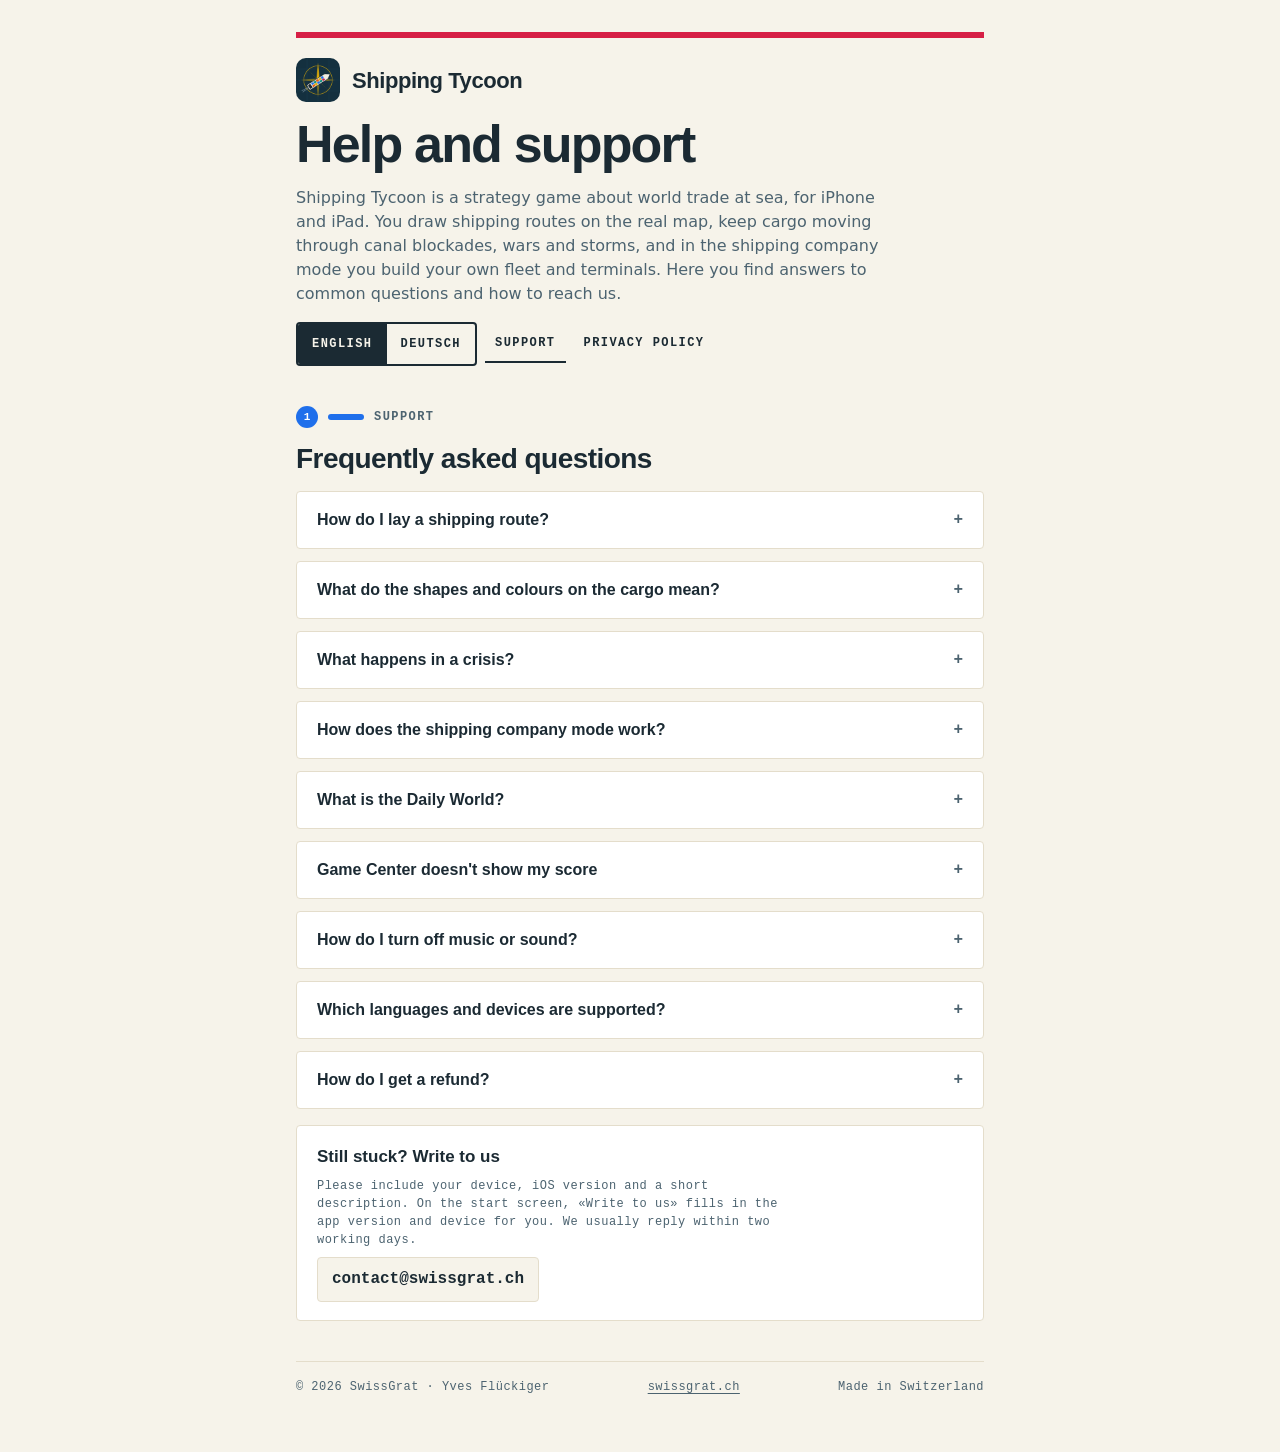
<file: index.html>
<!doctype html>
<html lang="en">
<head>
<meta charset="utf-8">
<meta name="viewport" content="width=device-width, initial-scale=1, viewport-fit=cover">
<title>Shipping Tycoon Support</title>
<meta name="description" content="Help and contact for Shipping Tycoon, the shipping strategy game on the real map from Rotterdam to Busan.">
<link rel="icon" href="icon.png">
<link rel="apple-touch-icon" href="icon.png">
<link rel="stylesheet" href="style.css">
</head>
<body>
<div class="wrap">
  <header>
    <a class="brand" href="./"><img src="icon.png" alt=""><b>Shipping Tycoon</b></a>
    <h1><span lang="en">Help and support</span><span lang="de">Hilfe und Support</span></h1>
    <p class="lede"><span lang="en">Shipping Tycoon is a strategy game about world trade at sea, for iPhone and iPad. You draw shipping routes on the real map, keep cargo moving through canal blockades, wars and storms, and in the shipping company mode you build your own fleet and terminals. Here you find answers to common questions and how to reach us.</span><span lang="de">Shipping Tycoon ist ein Strategiespiel über den Welthandel auf See, für iPhone und iPad. Du ziehst Schiffsrouten auf der echten Karte, hältst die Ladung trotz Kanalsperren, Kriegen und Stürmen in Bewegung und baust im Reederei-Modus deine eigene Flotte und eigene Terminals auf. Hier findest du Antworten auf häufige Fragen und erfährst, wie du uns erreichst.</span></p>
    <div class="toolbar">
      <div class="seg" role="group" aria-label="Language">
        <button type="button" id="btn-en" aria-pressed="true">English</button>
        <button type="button" id="btn-de" aria-pressed="false">Deutsch</button>
      </div>
      <a href="./" aria-current="page"><span lang="en">Support</span><span lang="de">Hilfe</span></a>
      <a href="privacy.html"><span lang="en">Privacy policy</span><span lang="de">Datenschutz</span></a>
    </div>
  </header>

  <section style="--c: var(--line2)">
    <div class="label"><span class="no">1</span><i></i><span lang="en">Support</span><span lang="de">Hilfe</span></div>
    <h2><span lang="en">Frequently asked questions</span><span lang="de">Häufige Fragen</span></h2>
    <div class="stack">
      <details>
        <summary><span lang="en">How do I lay a shipping route?</span><span lang="de">Wie lege ich eine Schiffsroute?</span></summary>
        <div>
          <p lang="en">Touch a port and drag to the next port with one finger. At the end of a route, keep dragging to extend it. Tap a route's pennant at the bottom of the screen to add ships, take ships off or dissolve the route. Two fingers zoom, one finger on open sea moves the map.</p>
          <p lang="de">Tippe einen Hafen an und zieh mit einem Finger zum nächsten Hafen. Am Ende einer Route ziehst du weiter, um sie zu verlängern. Tippe unten auf den Wimpel einer Route, um Schiffe hinzuzufügen, abzuziehen oder die Route aufzulösen. Zwei Finger zoomen, ein Finger auf dem offenen Meer verschiebt die Karte.</p>
        </div>
      </details>
      <details>
        <summary><span lang="en">What do the shapes and colours on the cargo mean?</span><span lang="de">Was bedeuten Formen und Farben der Ladung?</span></summary>
        <div>
          <p lang="en">Every container wants to go to a port with the same shape: circle, square or triangle. Oil drums go to ports with a refinery and only travel on tankers and gas carriers. Green reefer containers carry fresh goods: they spoil after 30 seconds at the quay, but stay fresh on board a reefer ship.</p>
          <p lang="de">Jeder Container will zu einem Hafen mit derselben Form: Kreis, Quadrat oder Dreieck. Ölfässer gehen zu Häfen mit Raffinerie und fahren nur auf Tankern und Gastankern. Grüne Kühlcontainer sind Frischware: Am Kai verderben sie nach 30 Sekunden, an Bord eines Kühlschiffs bleiben sie frisch.</p>
        </div>
      </details>
      <details>
        <summary><span lang="en">What happens in a crisis?</span><span lang="de">Was passiert bei einer Krise?</span></summary>
        <div>
          <p lang="en">A situation report warns you about ten seconds ahead and marks the area in yellow. When the crisis breaks out, time slows down and you give your fleet an order: wait at anchor, reroute, sail in convoy, go full ahead, or send a salvage tug to clear a blocked canal. If you don't answer in time, the fleet takes the safe option.</p>
          <p lang="de">Ein Lagebericht warnt etwa zehn Sekunden vorher und markiert das Gebiet gelb. Bricht die Krise aus, läuft die Zeit langsamer, und du gibst der Flotte einen Befehl: vor Anker gehen, Kurs ändern, im Konvoi fahren, volle Fahrt oder einen Bergungsschlepper zur Kanalsperre schicken. Antwortest du nicht rechtzeitig, wählt die Flotte die sichere Variante.</p>
        </div>
      </details>
      <details>
        <summary><span lang="en">How does the shipping company mode work?</span><span lang="de">Wie funktioniert der Reederei-Modus?</span></summary>
        <div>
          <p lang="en">You start with a cash balance. Deliveries earn freight; fuel, crews, canal fees and loans cost money. You can buy or charter ships, trade commodities between ports, borrow from the bank, build terminals and design your own ships. Every week you get a balance sheet. You may run on credit, at 3 % interest a week. If your debt goes beyond the credit limit, your company goes bankrupt.</p>
          <p lang="de">Du startest mit einem Kassenbestand. Lieferungen bringen Frachtgeld, Treibstoff, Crews, Kanalgebühren und Kredite kosten Geld. Du kannst Schiffe kaufen oder chartern, mit Rohstoffen zwischen Häfen handeln, bei der Bank Geld leihen, Terminals bauen und eigene Schiffe entwerfen. Jede Woche gibt es eine Bilanz. Du darfst auf Kredit fahren, zu 3 % Zins pro Woche. Gehen die Schulden über den Kreditrahmen hinaus, ist die Reederei bankrott.</p>
        </div>
      </details>
      <details>
        <summary><span lang="en">What is the Daily World?</span><span lang="de">Was ist die Tägliche Welt?</span></summary>
        <div>
          <p lang="en">Every day, all players get the same ports, cargo and crises. Compare your result with friends on the Game Center leaderboard, or share it from the end screen.</p>
          <p lang="de">Jeden Tag spielen alle dieselben Häfen, Ladungen und Krisen. Vergleiche dein Ergebnis mit Freunden in der Game-Center-Rangliste oder teile es vom Schlussbildschirm aus.</p>
        </div>
      </details>
      <details>
        <summary><span lang="en">Game Center doesn't show my score</span><span lang="de">Game Center zeigt mein Ergebnis nicht an</span></summary>
        <div>
          <p lang="en">Open the Settings app on your device, tap Game Center and sign in. The start screen of the game shows whether you are connected. Scores are submitted when a game ends.</p>
          <p lang="de">Öffne die Einstellungen-App deines Geräts, tippe auf Game Center und melde dich an. Der Startbildschirm des Spiels zeigt, ob du verbunden bist. Ergebnisse werden am Ende einer Partie übertragen.</p>
        </div>
      </details>
      <details>
        <summary><span lang="en">How do I turn off music or sound?</span><span lang="de">Wie schalte ich Musik oder Ton aus?</span></summary>
        <div>
          <p lang="en">Use the note and speaker buttons on the start screen or next to the speed control in the game. The silent switch of your iPhone also mutes the game, and music from other apps keeps playing.</p>
          <p lang="de">Nutze die Knöpfe mit Note und Lautsprecher auf dem Startbildschirm oder neben der Geschwindigkeit im Spiel. Auch der Stummschalter deines iPhones schaltet das Spiel stumm, und Musik aus anderen Apps läuft weiter.</p>
        </div>
      </details>
      <details>
        <summary><span lang="en">Which languages and devices are supported?</span><span lang="de">Welche Sprachen und Geräte gibt es?</span></summary>
        <div>
          <p lang="en">The game is currently in German; more languages will follow in updates. It runs on iPhone and iPad with iOS 18 or later. One purchase covers both. There are no ads, no in-app purchases and no account.</p>
          <p lang="de">Das Spiel ist zurzeit auf Deutsch, weitere Sprachen folgen mit Updates. Es läuft auf iPhone und iPad ab iOS 18. Ein Kauf gilt für beide. Es gibt keine Werbung, keine In-App-Käufe und kein Konto.</p>
        </div>
      </details>
      <details>
        <summary><span lang="en">How do I get a refund?</span><span lang="de">Wie bekomme ich eine Rückerstattung?</span></summary>
        <div>
          <p lang="en">Apple handles all purchases. Request a refund at <a href="https://reportaproblem.apple.com">reportaproblem.apple.com</a>.</p>
          <p lang="de">Alle Käufe wickelt Apple ab. Eine Rückerstattung beantragst du unter <a href="https://reportaproblem.apple.com">reportaproblem.apple.com</a>.</p>
        </div>
      </details>
    </div>
    <div class="card" id="contact">
      <h3><span lang="en">Still stuck? Write to us</span><span lang="de">Noch Fragen? Schreib uns</span></h3>
      <p class="meta"><span lang="en">Please include your device, iOS version and a short description. On the start screen, «Write to us» fills in the app version and device for you. We usually reply within two working days.</span><span lang="de">Nenne bitte Gerät, iOS-Version und eine kurze Beschreibung. Auf dem Startbildschirm trägt «Schreib uns» App-Version und Gerät für dich ein. Wir antworten meist innert zwei Arbeitstagen.</span></p>
      <a class="mail" href="mailto:contact@swissgrat.ch?subject=Shipping%20Tycoon">contact@swissgrat.ch</a>
    </div>
  </section>

  <footer class="meta">
    <span>© 2026 SwissGrat · Yves Flückiger</span>
    <span><a href="https://swissgrat.ch">swissgrat.ch</a></span>
    <span><span lang="en">Made in Switzerland</span><span lang="de">Gebaut in der Schweiz</span></span>
  </footer>
</div>
<script src="lang.js"></script>
</body>
</html>
</file>
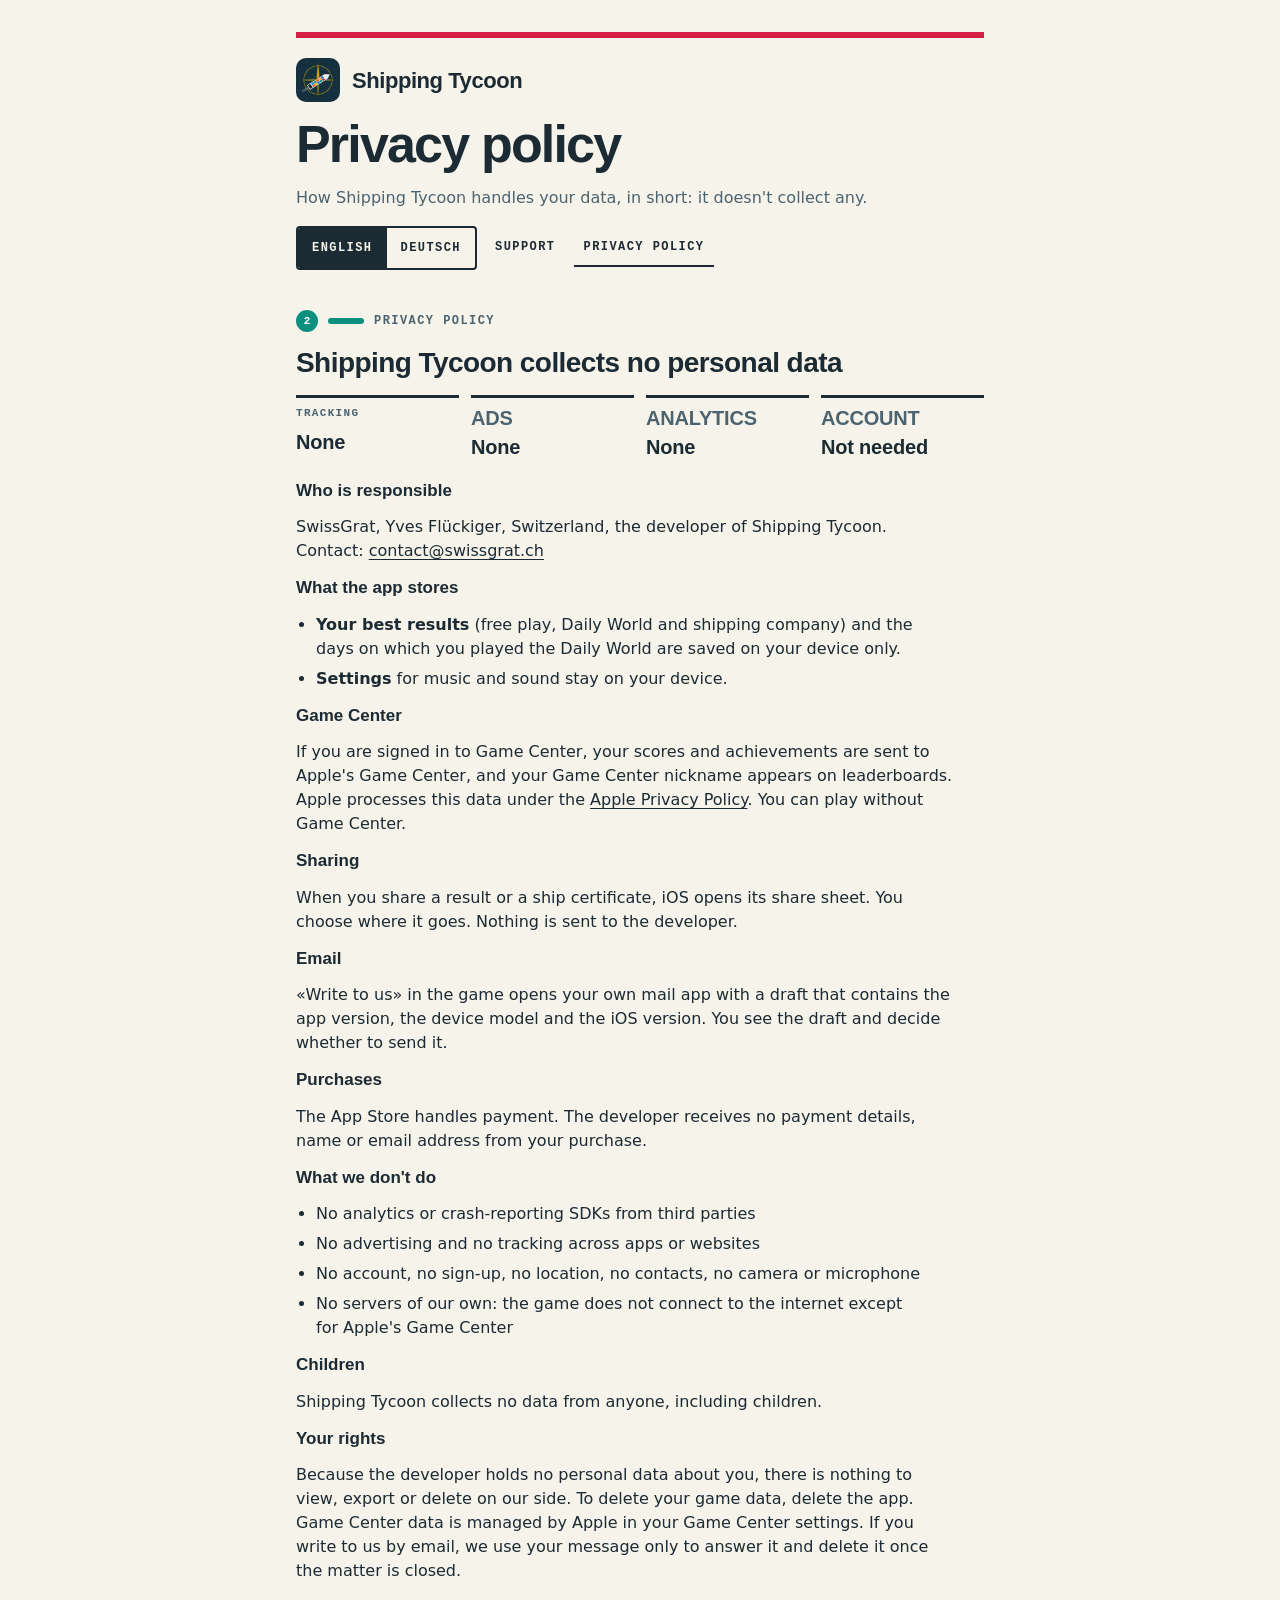
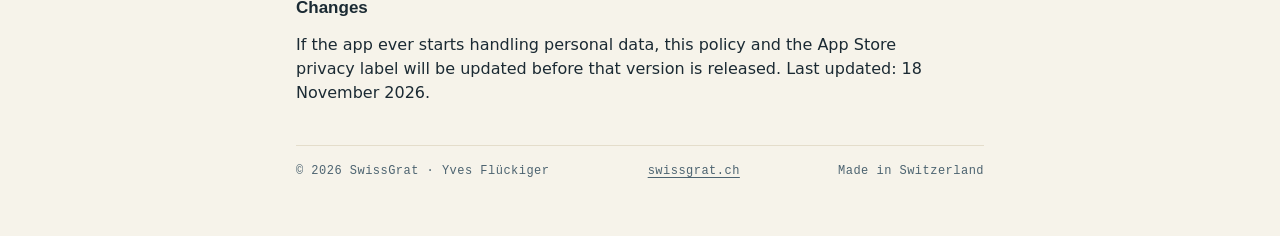
<file: privacy.html>
<!doctype html>
<html lang="en">
<head>
<meta charset="utf-8">
<meta name="viewport" content="width=device-width, initial-scale=1, viewport-fit=cover">
<title>Shipping Tycoon Privacy Policy</title>
<meta name="description" content="How Shipping Tycoon handles your data, in short: it doesn't collect any.">
<link rel="icon" href="icon.png">
<link rel="apple-touch-icon" href="icon.png">
<link rel="stylesheet" href="style.css">
</head>
<body>
<div class="wrap">
  <header>
    <a class="brand" href="./"><img src="icon.png" alt=""><b>Shipping Tycoon</b></a>
    <h1><span lang="en">Privacy policy</span><span lang="de">Datenschutzerklärung</span></h1>
    <p class="lede"><span lang="en">How Shipping Tycoon handles your data, in short: it doesn't collect any.</span><span lang="de">Wie Shipping Tycoon mit deinen Daten umgeht, kurz gesagt: Es erfasst keine.</span></p>
    <div class="toolbar">
      <div class="seg" role="group" aria-label="Language">
        <button type="button" id="btn-en" aria-pressed="true">English</button>
        <button type="button" id="btn-de" aria-pressed="false">Deutsch</button>
      </div>
      <a href="./"><span lang="en">Support</span><span lang="de">Hilfe</span></a>
      <a href="privacy.html" aria-current="page"><span lang="en">Privacy policy</span><span lang="de">Datenschutz</span></a>
    </div>
  </header>

  <section style="--c: var(--line4)">
    <div class="label"><span class="no">2</span><i></i><span lang="en">Privacy policy</span><span lang="de">Datenschutzerklärung</span></div>
    <h2><span lang="en">Shipping Tycoon collects no personal data</span><span lang="de">Shipping Tycoon erfasst keine personenbezogenen Daten</span></h2>
    <div class="facts">
      <div class="fact"><b>Tracking</b><span><span lang="en">None</span><span lang="de">Keines</span></span></div>
      <div class="fact"><b><span lang="en">Ads</span><span lang="de">Werbung</span></b><span><span lang="en">None</span><span lang="de">Keine</span></span></div>
      <div class="fact"><b><span lang="en">Analytics</span><span lang="de">Analyse</span></b><span><span lang="en">None</span><span lang="de">Keine</span></span></div>
      <div class="fact"><b><span lang="en">Account</span><span lang="de">Konto</span></b><span><span lang="en">Not needed</span><span lang="de">Nicht nötig</span></span></div>
    </div>

    <div class="stack" lang="en">
      <h3>Who is responsible</h3>
      <p>SwissGrat, Yves Flückiger, Switzerland, the developer of Shipping Tycoon. Contact: <a href="mailto:contact@swissgrat.ch">contact@swissgrat.ch</a></p>
      <h3>What the app stores</h3>
      <ul>
        <li><b>Your best results</b> (free play, Daily World and shipping company) and the days on which you played the Daily World are saved on your device only.</li>
        <li><b>Settings</b> for music and sound stay on your device.</li>
      </ul>
      <h3>Game Center</h3>
      <p>If you are signed in to Game Center, your scores and achievements are sent to Apple's Game Center, and your Game Center nickname appears on leaderboards. Apple processes this data under the <a href="https://www.apple.com/legal/privacy/">Apple Privacy Policy</a>. You can play without Game Center.</p>
      <h3>Sharing</h3>
      <p>When you share a result or a ship certificate, iOS opens its share sheet. You choose where it goes. Nothing is sent to the developer.</p>
      <h3>Email</h3>
      <p>«Write to us» in the game opens your own mail app with a draft that contains the app version, the device model and the iOS version. You see the draft and decide whether to send it.</p>
      <h3>Purchases</h3>
      <p>The App Store handles payment. The developer receives no payment details, name or email address from your purchase.</p>
      <h3>What we don't do</h3>
      <ul>
        <li>No analytics or crash-reporting SDKs from third parties</li>
        <li>No advertising and no tracking across apps or websites</li>
        <li>No account, no sign-up, no location, no contacts, no camera or microphone</li>
        <li>No servers of our own: the game does not connect to the internet except for Apple's Game Center</li>
      </ul>
      <h3>Children</h3>
      <p>Shipping Tycoon collects no data from anyone, including children.</p>
      <h3>Your rights</h3>
      <p>Because the developer holds no personal data about you, there is nothing to view, export or delete on our side. To delete your game data, delete the app. Game Center data is managed by Apple in your Game Center settings. If you write to us by email, we use your message only to answer it and delete it once the matter is closed.</p>
      <h3>Changes</h3>
      <p>If the app ever starts handling personal data, this policy and the App Store privacy label will be updated before that version is released. Last updated: 18 November 2026.</p>
    </div>

    <div class="stack" lang="de">
      <h3>Verantwortlich</h3>
      <p>SwissGrat, Yves Flückiger, Schweiz, Entwickler von Shipping Tycoon. Kontakt: <a href="mailto:contact@swissgrat.ch">contact@swissgrat.ch</a></p>
      <h3>Was die App speichert</h3>
      <ul>
        <li><b>Deine Bestwerte</b> (freies Spiel, Tägliche Welt und Reederei) und die Tage, an denen du die Tägliche Welt gespielt hast, werden nur auf deinem Gerät gespeichert.</li>
        <li><b>Einstellungen</b> für Musik und Ton bleiben auf deinem Gerät.</li>
      </ul>
      <h3>Game Center</h3>
      <p>Bist du bei Game Center angemeldet, gehen deine Ergebnisse und Erfolge an Apples Game Center, und dein Game-Center-Name erscheint in Ranglisten. Apple verarbeitet diese Daten nach der <a href="https://www.apple.com/chde/legal/privacy/">Datenschutzrichtlinie von Apple</a>. Du kannst auch ohne Game Center spielen.</p>
      <h3>Teilen</h3>
      <p>Teilst du ein Ergebnis oder ein Schiffszertifikat, öffnet iOS das Teilen-Menü. Du bestimmst, wohin es geht. An den Entwickler geht nichts.</p>
      <h3>E-Mail</h3>
      <p>«Schreib uns» im Spiel öffnet deine eigene Mail-App mit einem Entwurf, der App-Version, Gerätemodell und iOS-Version enthält. Du siehst den Entwurf und entscheidest, ob du ihn sendest.</p>
      <h3>Käufe</h3>
      <p>Die Bezahlung wickelt der App Store ab. Der Entwickler erhält aus deinem Kauf keine Zahlungsdaten, keinen Namen und keine E-Mail-Adresse.</p>
      <h3>Was wir nicht tun</h3>
      <ul>
        <li>Keine Analyse- oder Absturzbericht-SDKs von Dritten</li>
        <li>Keine Werbung und kein Tracking über Apps oder Websites hinweg</li>
        <li>Kein Konto, keine Registrierung, kein Standort, keine Kontakte, keine Kamera, kein Mikrofon</li>
        <li>Keine eigenen Server: Das Spiel verbindet sich nur mit Apples Game Center mit dem Internet</li>
      </ul>
      <h3>Kinder</h3>
      <p>Shipping Tycoon erfasst von niemandem Daten, auch nicht von Kindern.</p>
      <h3>Deine Rechte</h3>
      <p>Weil der Entwickler keine personenbezogenen Daten über dich hat, gibt es bei uns nichts einzusehen, zu exportieren oder zu löschen. Um deine Spieldaten zu löschen, lösche die App. Game-Center-Daten verwaltet Apple in deinen Game-Center-Einstellungen. Schreibst du uns eine E-Mail, nutzen wir sie nur für die Antwort und löschen sie, sobald die Sache erledigt ist.</p>
      <h3>Änderungen</h3>
      <p>Sollte die App einmal personenbezogene Daten verarbeiten, werden diese Erklärung und das Datenschutz-Etikett im App Store vor der Veröffentlichung dieser Version angepasst. Stand: 18. November 2026.</p>
    </div>
  </section>

  <footer class="meta">
    <span>© 2026 SwissGrat · Yves Flückiger</span>
    <span><a href="https://swissgrat.ch">swissgrat.ch</a></span>
    <span><span lang="en">Made in Switzerland</span><span lang="de">Gebaut in der Schweiz</span></span>
  </footer>
</div>
<script src="lang.js"></script>
</body>
</html>
</file>
<file: style.css>
/* Shipping Tycoon support site. Colours follow the in-game sea-chart look. No web fonts: nothing is loaded from other servers. */
:root {
  --land: #F6F3EA;
  --panel: #FFFFFF;
  --ink: #1B2A33;
  --muted: #4C6370;
  --hairline: #E4DDCB;
  --signal: #D61F45;
  --line2: #1F6FEB;
  --line4: #0B8F7F;
  --display: "DIN Condensed", "Arial Narrow", "Helvetica Neue", Arial, sans-serif;
  --body: -apple-system, system-ui, "Helvetica Neue", Arial, sans-serif;
  --mono: "DIN Alternate", ui-monospace, Menlo, monospace;
  color-scheme: light;
}
@media (prefers-color-scheme: dark) {
  :root {
    --land: #141416; --panel: #1D1D20; --ink: #F2F0EA; --muted: #A9A8A3;
    --hairline: #34343A; --signal: #EF3B45; color-scheme: dark;
  }
}
* { box-sizing: border-box; }
html { -webkit-text-size-adjust: 100%; }
body { margin: 0; background: var(--land); color: var(--ink); font-family: var(--body); font-size: 16px; line-height: 1.5; }
.wrap {
  max-width: 720px; margin: 0 auto;
  padding-left: max(16px, env(safe-area-inset-left, 0px));
  padding-right: max(16px, env(safe-area-inset-right, 0px));
  padding-block: 32px 56px;
  display: grid; gap: 40px;
}
header { display: grid; gap: 16px; border-top: 6px solid var(--signal); padding-top: 20px; }
.brand { display: flex; align-items: center; gap: 12px; color: inherit; text-decoration: none; }
.brand img { width: 44px; height: 44px; border-radius: 10px; flex: none; }
.brand b { font-family: var(--display); font-weight: 800; font-size: 22px; letter-spacing: -0.02em; }
h1 { font-family: var(--display); font-weight: 800; font-size: clamp(34px, 7vw, 52px); line-height: 1; letter-spacing: -0.035em; margin: 0; text-wrap: balance; }
.lede { color: var(--muted); margin: 0; max-width: 60ch; }
.toolbar { display: flex; flex-wrap: wrap; gap: 8px; align-items: center; }
.seg { display: inline-flex; border: 2px solid var(--ink); border-radius: 4px; overflow: hidden; }
.seg button { font: 600 12px/1 var(--mono); letter-spacing: 0.12em; text-transform: uppercase; padding: 10px 14px; min-height: 40px; background: transparent; color: var(--ink); border: 0; cursor: pointer; }
.seg button[aria-pressed="true"] { background: var(--ink); color: var(--land); }
.toolbar a { font: 600 12px/1 var(--mono); letter-spacing: 0.12em; text-transform: uppercase; color: var(--ink); text-decoration: none; padding: 12px 10px; border-bottom: 2px solid transparent; }
.toolbar a:hover, .toolbar a[aria-current="page"] { border-bottom-color: var(--ink); }
button:focus-visible, a:focus-visible, summary:focus-visible { outline: 3px solid var(--signal); outline-offset: 2px; }
section { display: grid; gap: 16px; }
.label { display: flex; align-items: center; gap: 10px; font: 600 12px/1 var(--mono); letter-spacing: 0.12em; text-transform: uppercase; color: var(--muted); }
.label i { display: inline-block; width: 36px; height: 6px; border-radius: 3px; background: var(--c); }
.label .no { display: inline-grid; place-items: center; width: 22px; height: 22px; border-radius: 50%; background: var(--c); color: #fff; font-size: 11px; letter-spacing: 0; }
h2 { font-family: var(--display); font-weight: 800; font-size: 28px; line-height: 1.1; letter-spacing: -0.02em; margin: 0; text-wrap: balance; }
h3 { font-family: var(--display); font-weight: 700; font-size: 17px; margin: 0; }
p { margin: 0; max-width: 65ch; }
.stack { display: grid; gap: 12px; }
.card { background: var(--panel); border: 1px solid var(--hairline); border-radius: 4px; padding: 18px 20px; display: grid; gap: 8px; }
details { background: var(--panel); border: 1px solid var(--hairline); border-radius: 4px; }
summary { cursor: pointer; list-style: none; padding: 16px 20px; font-family: var(--display); font-weight: 700; font-size: 16px; display: flex; justify-content: space-between; gap: 12px; }
summary::-webkit-details-marker { display: none; }
summary::after { content: "+"; font-family: var(--mono); color: var(--muted); }
details[open] summary::after { content: "−"; }
details > div { padding: 0 20px 18px; display: grid; gap: 8px; }
.mail { font: 600 16px/1.2 var(--mono); color: var(--ink); background: var(--land); border: 1px solid var(--hairline); border-radius: 4px; padding: 12px 14px; text-decoration: none; overflow-wrap: anywhere; justify-self: start; }
.mail:hover { border-color: var(--ink); }
.facts { display: grid; grid-template-columns: repeat(auto-fit, minmax(150px, 1fr)); gap: 12px; }
.fact { border-top: 3px solid var(--ink); padding-top: 10px; display: grid; gap: 4px; }
.fact b { font: 600 11px/1 var(--mono); letter-spacing: 0.12em; text-transform: uppercase; color: var(--muted); }
.fact span { font-family: var(--display); font-weight: 800; font-size: 20px; letter-spacing: -0.01em; }
ul { margin: 0; padding-left: 20px; display: grid; gap: 6px; max-width: 62ch; }
a { color: inherit; text-underline-offset: 3px; }
.meta { font: 500 12px/1.5 var(--mono); color: var(--muted); letter-spacing: 0.04em; }
footer { border-top: 1px solid var(--hairline); padding-top: 16px; display: flex; flex-wrap: wrap; gap: 8px 24px; justify-content: space-between; }
/* Scoped to body: the root <html> carries lang="de" too, and must never be hidden. */
body [lang="de"] { display: none; }
html.de body [lang="de"] { display: revert; }
html.de body [lang="en"] { display: none; }
</file>
